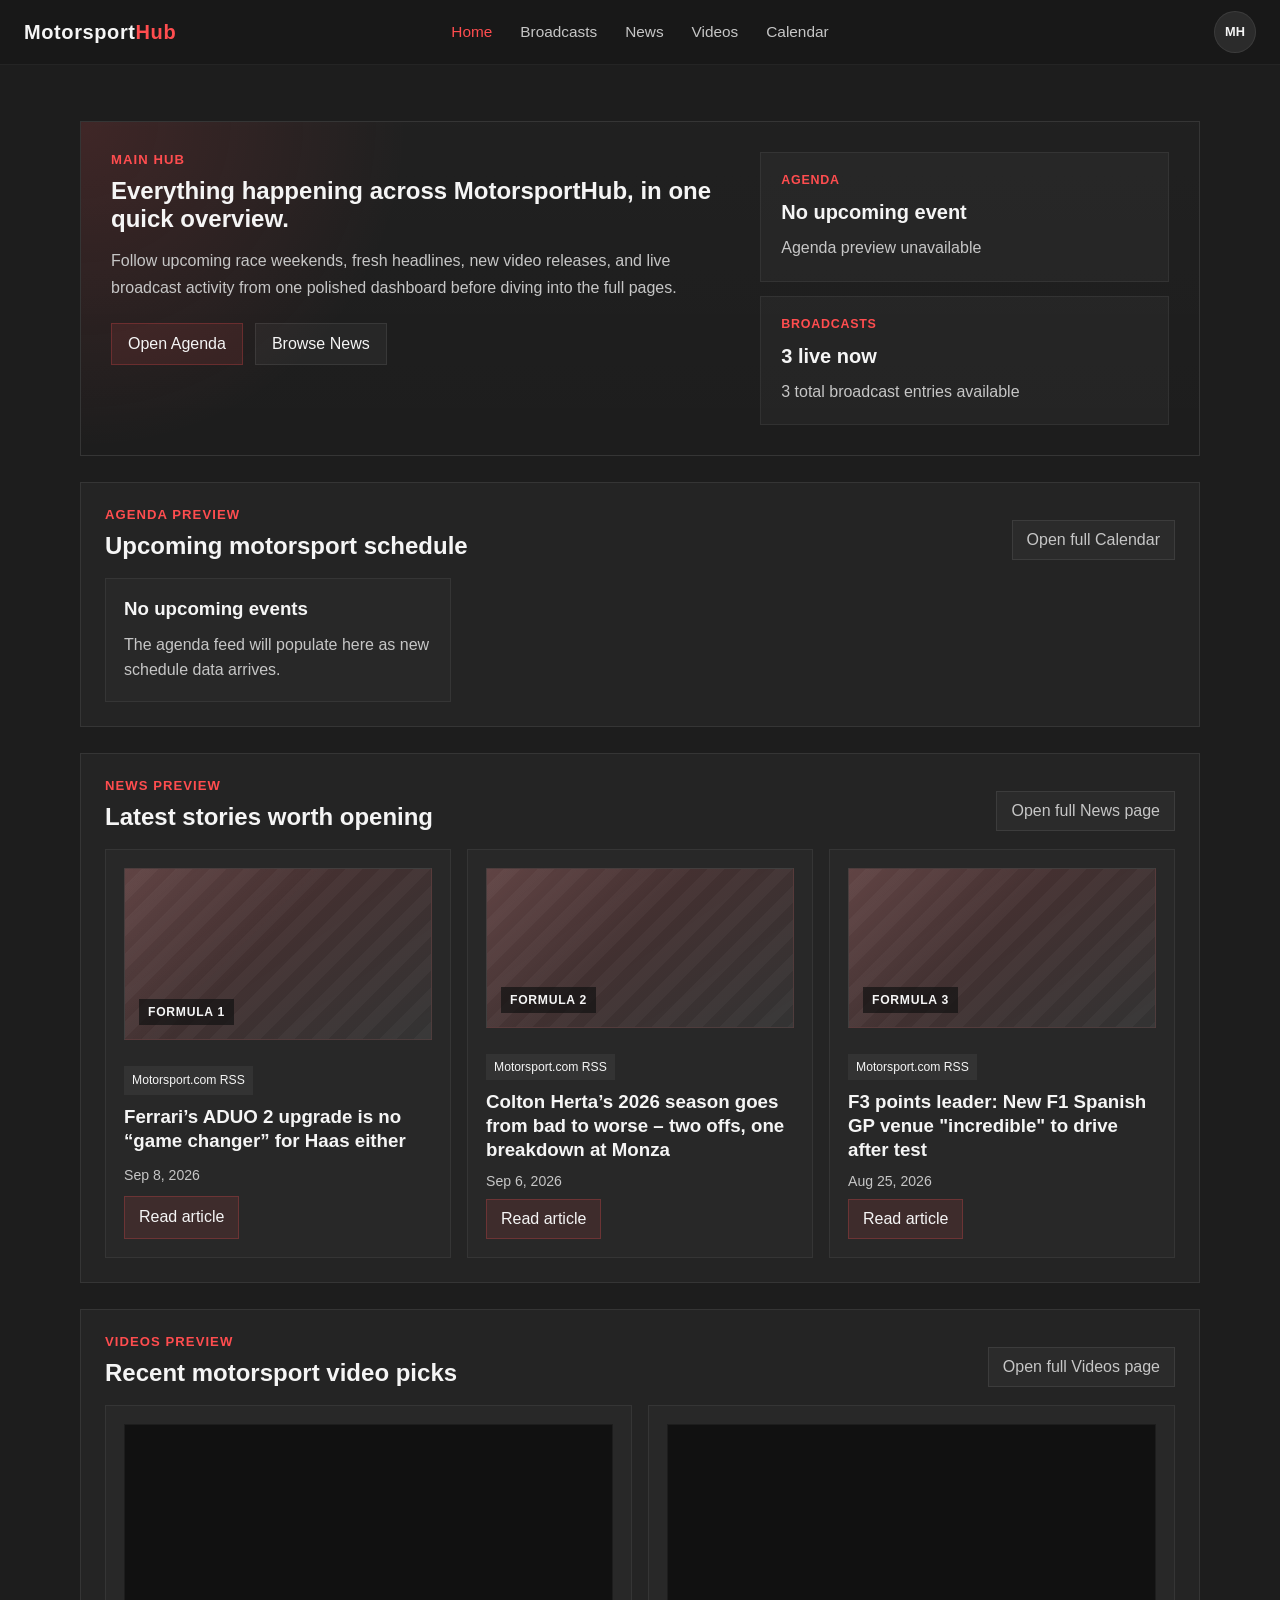
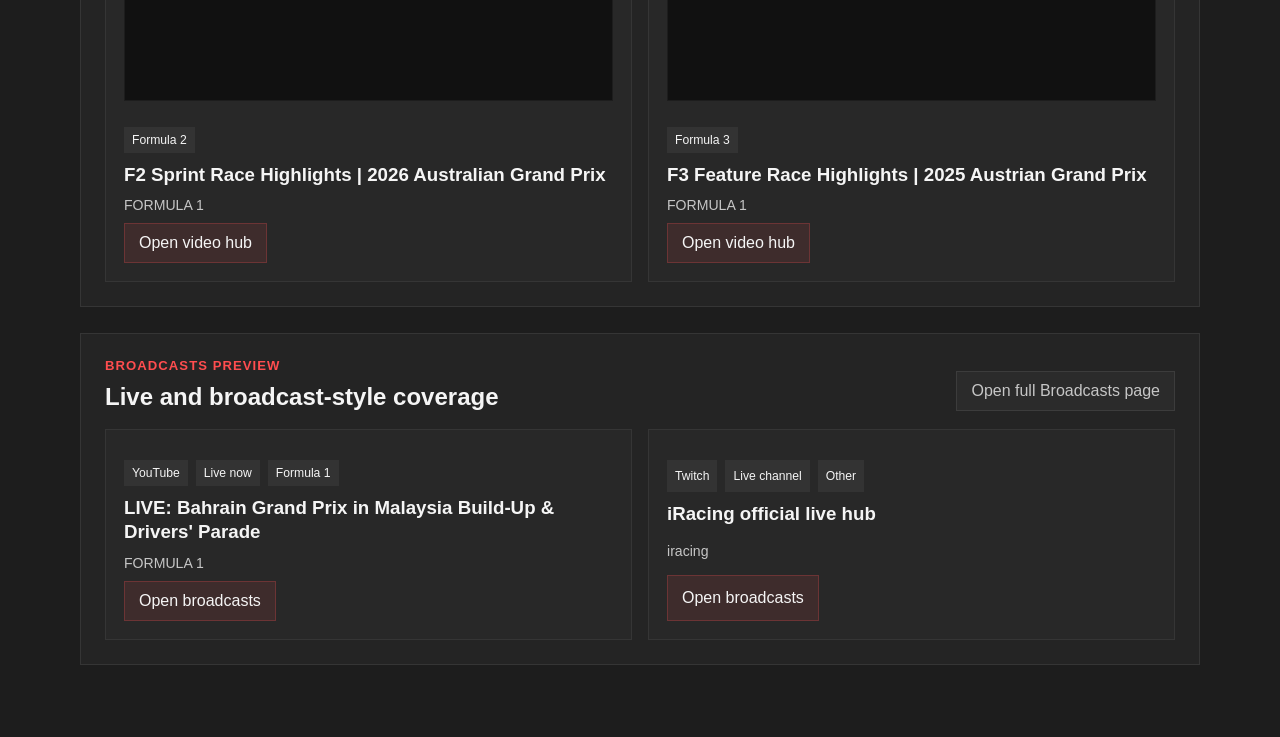
<file: index.html>
<!DOCTYPE html>
<html lang="en">
<head>
  <meta charset="UTF-8">
  <meta name="viewport" content="width=device-width, initial-scale=1.0">
  <title>MotorsportHub | Home</title>
  <link rel="stylesheet" href="assets/css/styles.css">
  <link rel="stylesheet" href="assets/css/home.css">
</head>
<body class="home-page">
  <header class="site-header">
    <nav class="top-nav" aria-label="Main navigation">
      <a class="logo" href="index.html" aria-label="MotorsportHub home">
        <span class="logo-text">Motorsport</span><span class="logo-accent">Hub</span>
      </a>

      <ul class="nav-links">
        <li><a class="active" href="index.html" aria-current="page">Home</a></li>
        <li><a href="broadcasts.html">Broadcasts</a></li>
        <li><a href="news.html">News</a></li>
        <li><a href="videos.html">Videos</a></li>
        <li><a href="calendar.html">Calendar</a></li>
      </ul>

      <div class="header-actions">
        <a class="profile-button" href="account.html" aria-label="Account">
          <span aria-hidden="true">MH</span>
        </a>
      </div>
    </nav>
  </header>

  <main class="page-shell home-shell">
    <section class="home-hero" aria-labelledby="home-hero-title">
      <div class="home-hero-copy">
        <p class="section-kicker">Main Hub</p>
        <h1 id="home-hero-title">Everything happening across MotorsportHub, in one quick overview.</h1>
        <p class="home-hero-intro">
          Follow upcoming race weekends, fresh headlines, new video releases, and live broadcast activity from one polished dashboard before diving into the full pages.
        </p>
        <div class="home-hero-links">
          <a class="home-hero-link" href="calendar.html">Open Agenda</a>
          <a class="home-hero-link subtle" href="news.html">Browse News</a>
        </div>
      </div>

      <div class="home-hero-aside">
        <div class="hero-stat-card">
          <span class="hero-stat-label">Agenda</span>
          <strong id="hero-next-event">Loading...</strong>
          <p id="hero-next-event-meta">Upcoming weekend snapshot</p>
        </div>
        <div class="hero-stat-card">
          <span class="hero-stat-label">Broadcasts</span>
          <strong id="hero-live-count">Loading...</strong>
          <p id="hero-live-count-meta">Current live and channel activity</p>
        </div>
      </div>
    </section>

    <section class="home-section" aria-labelledby="home-calendar-title">
      <div class="home-section-head">
        <div>
          <p class="section-kicker">Agenda Preview</p>
          <h2 id="home-calendar-title">Upcoming motorsport schedule</h2>
        </div>
        <a class="section-link" href="calendar.html">Open full Calendar</a>
      </div>
      <div id="home-calendar-preview" class="home-calendar-preview"></div>
    </section>

    <section class="home-section" aria-labelledby="home-news-title">
      <div class="home-section-head">
        <div>
          <p class="section-kicker">News Preview</p>
          <h2 id="home-news-title">Latest stories worth opening</h2>
        </div>
        <a class="section-link" href="news.html">Open full News page</a>
      </div>
      <div id="home-news-preview" class="home-card-grid home-news-grid"></div>
    </section>

    <section class="home-section" aria-labelledby="home-videos-title">
      <div class="home-section-head">
        <div>
          <p class="section-kicker">Videos Preview</p>
          <h2 id="home-videos-title">Recent motorsport video picks</h2>
        </div>
        <a class="section-link" href="videos.html">Open full Videos page</a>
      </div>
      <div id="home-videos-preview" class="home-card-grid home-videos-grid"></div>
    </section>

    <section class="home-section" aria-labelledby="home-broadcasts-title">
      <div class="home-section-head">
        <div>
          <p class="section-kicker">Broadcasts Preview</p>
          <h2 id="home-broadcasts-title">Live and broadcast-style coverage</h2>
        </div>
        <a class="section-link" href="broadcasts.html">Open full Broadcasts page</a>
      </div>
      <div id="home-broadcasts-preview" class="home-card-grid home-broadcasts-grid"></div>
    </section>
  </main>

  <script type="module" src="assets/js/home-page.js"></script>
</body>
</html>
</file>
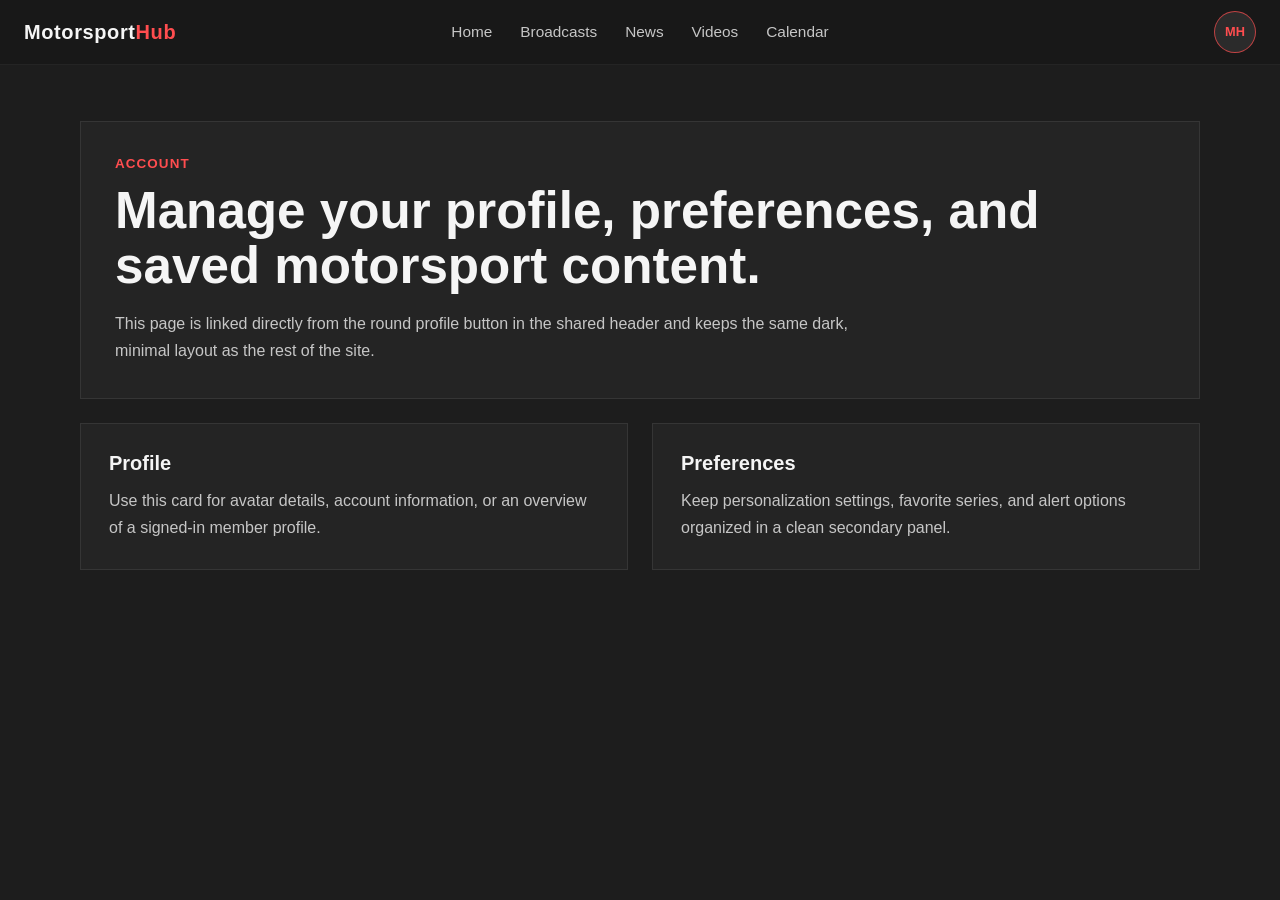
<file: account.html>
<!DOCTYPE html>
<html lang="en">
<head>
  <meta charset="UTF-8">
  <meta name="viewport" content="width=device-width, initial-scale=1.0">
  <title>MotorsportHub | Account</title>
  <link rel="stylesheet" href="assets/css/styles.css">
</head>
<body>
  <header class="site-header">
    <nav class="top-nav" aria-label="Main navigation">
      <a class="logo" href="index.html" aria-label="MotorsportHub home">
        <span class="logo-text">Motorsport</span><span class="logo-accent">Hub</span>
      </a>

      <ul class="nav-links">
        <li><a href="index.html">Home</a></li>
        <li><a href="broadcasts.html">Broadcasts</a></li>
        <li><a href="news.html">News</a></li>
        <li><a href="videos.html">Videos</a></li>
        <li><a href="calendar.html">Calendar</a></li>
      </ul>

      <div class="header-actions">
        <a class="profile-button active" href="account.html" aria-label="Account" aria-current="page">
          <span aria-hidden="true">MH</span>
        </a>
      </div>
    </nav>
  </header>

  <main class="page-shell">
    <section class="hero">
      <p class="eyebrow">Account</p>
      <h1>Manage your profile, preferences, and saved motorsport content.</h1>
      <p class="intro">
        This page is linked directly from the round profile button in the shared header and keeps the same dark, minimal layout as the rest of the site.
      </p>
    </section>

    <section class="content-grid">
      <article class="content-card">
        <h2>Profile</h2>
        <p>Use this card for avatar details, account information, or an overview of a signed-in member profile.</p>
      </article>
      <article class="content-card">
        <h2>Preferences</h2>
        <p>Keep personalization settings, favorite series, and alert options organized in a clean secondary panel.</p>
      </article>
    </section>
  </main>
</body>
</html>
</file>
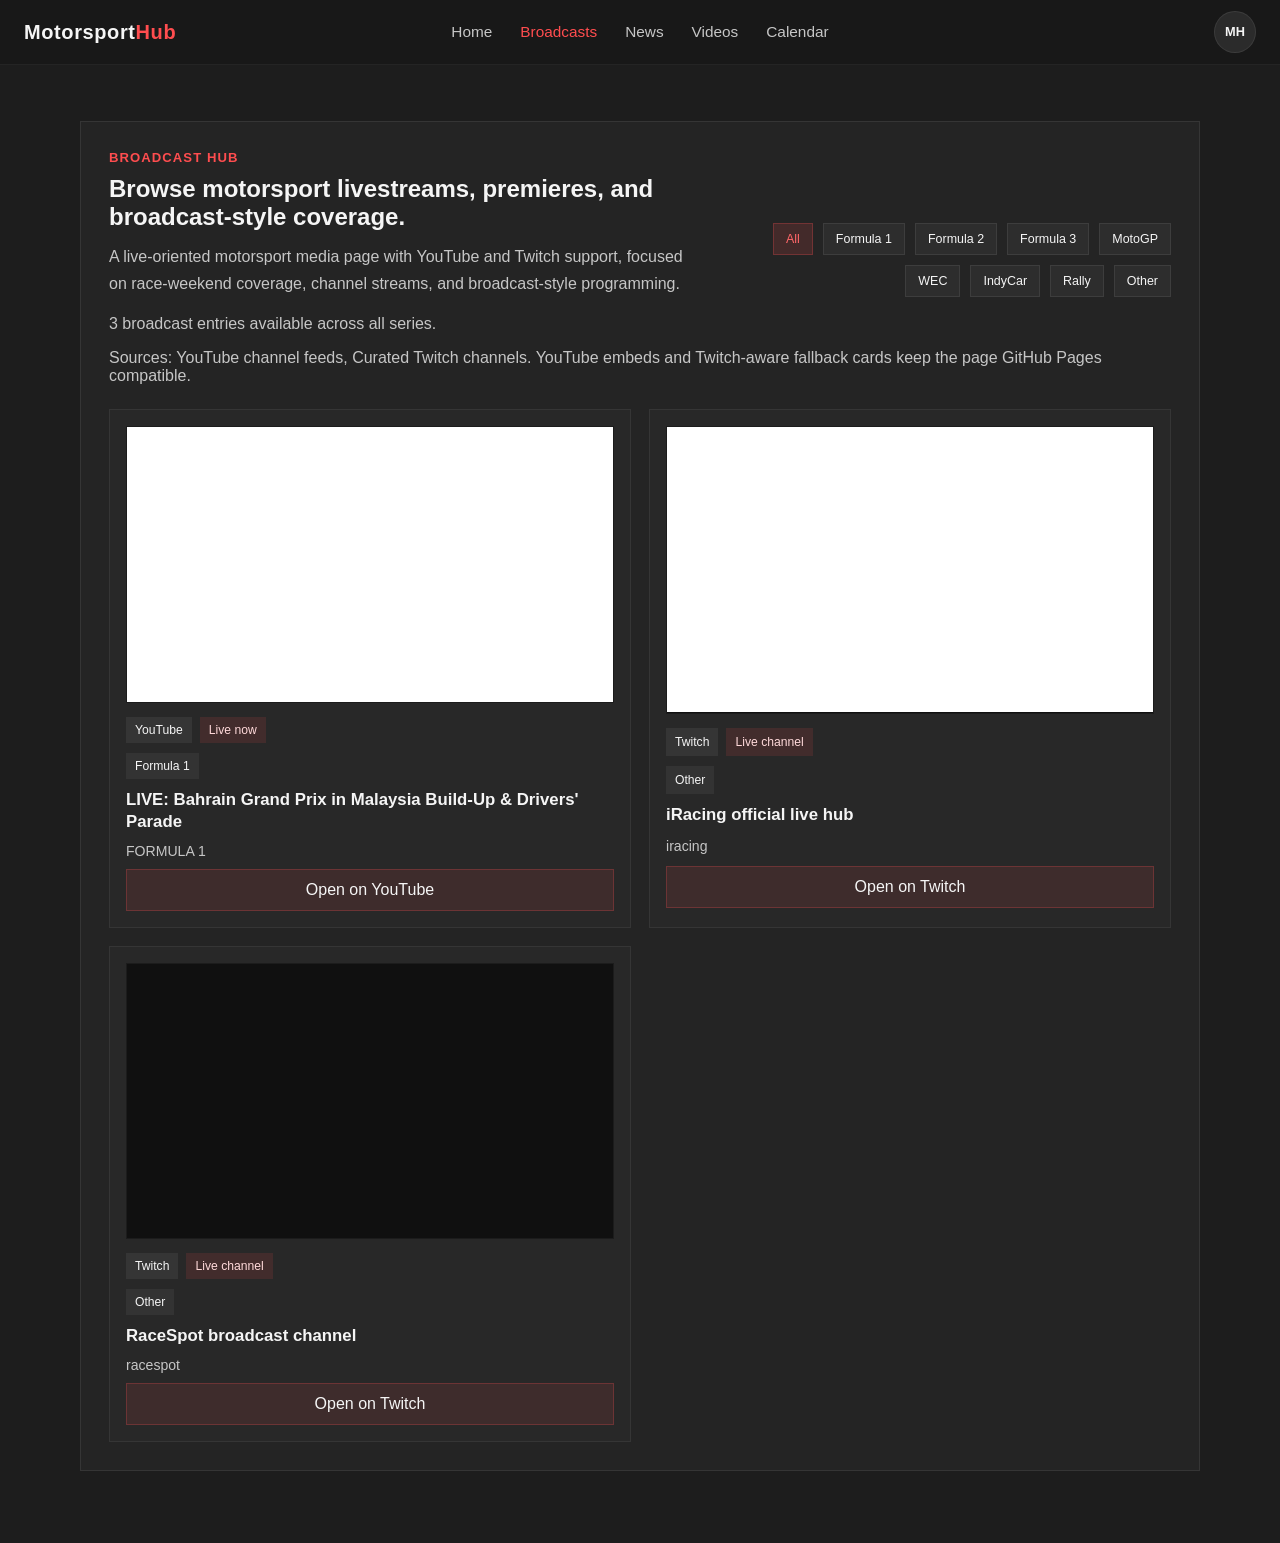
<file: broadcasts.html>
<!DOCTYPE html>
<html lang="en">
<head>
  <meta charset="UTF-8">
  <meta name="viewport" content="width=device-width, initial-scale=1.0">
  <title>MotorsportHub | Broadcasts</title>
  <link rel="stylesheet" href="assets/css/styles.css">
  <link rel="stylesheet" href="assets/css/broadcasts.css">
</head>
<body class="broadcasts-page">
  <header class="site-header">
    <nav class="top-nav" aria-label="Main navigation">
      <a class="logo" href="index.html" aria-label="MotorsportHub home">
        <span class="logo-text">Motorsport</span><span class="logo-accent">Hub</span>
      </a>

      <ul class="nav-links">
        <li><a href="index.html">Home</a></li>
        <li><a class="active" href="broadcasts.html" aria-current="page">Broadcasts</a></li>
        <li><a href="news.html">News</a></li>
        <li><a href="videos.html">Videos</a></li>
        <li><a href="calendar.html">Calendar</a></li>
      </ul>

      <div class="header-actions">
        <a class="profile-button" href="account.html" aria-label="Account">
          <span aria-hidden="true">MH</span>
        </a>
      </div>
    </nav>
  </header>

  <main class="page-shell broadcasts-shell">
    <section class="broadcasts-panel" aria-labelledby="broadcasts-title">
      <div class="broadcasts-header">
        <div>
          <p class="section-kicker">Broadcast Hub</p>
          <h1 id="broadcasts-title">Browse motorsport livestreams, premieres, and broadcast-style coverage.</h1>
          <p class="broadcasts-intro">
            A live-oriented motorsport media page with YouTube and Twitch support, focused on race-weekend coverage, channel streams, and broadcast-style programming.
          </p>
        </div>

        <div id="broadcasts-filters" class="broadcasts-filters" role="toolbar" aria-label="Filter broadcasts by racing series"></div>
      </div>

      <div class="broadcasts-meta">
        <p id="broadcasts-status" class="broadcasts-status">Loading broadcasts...</p>
        <p id="broadcasts-source" class="broadcasts-source"></p>
      </div>

      <div id="broadcasts-grid" class="broadcasts-grid" aria-live="polite"></div>

      <div id="broadcasts-empty" class="broadcasts-empty" hidden>
        <h2>No broadcasts for this series yet</h2>
        <p>Choose another racing series or switch back to All to browse the wider motorsport broadcast feed.</p>
      </div>
    </section>
  </main>

  <script type="module" src="assets/js/broadcasts-page.js"></script>
</body>
</html>
</file>
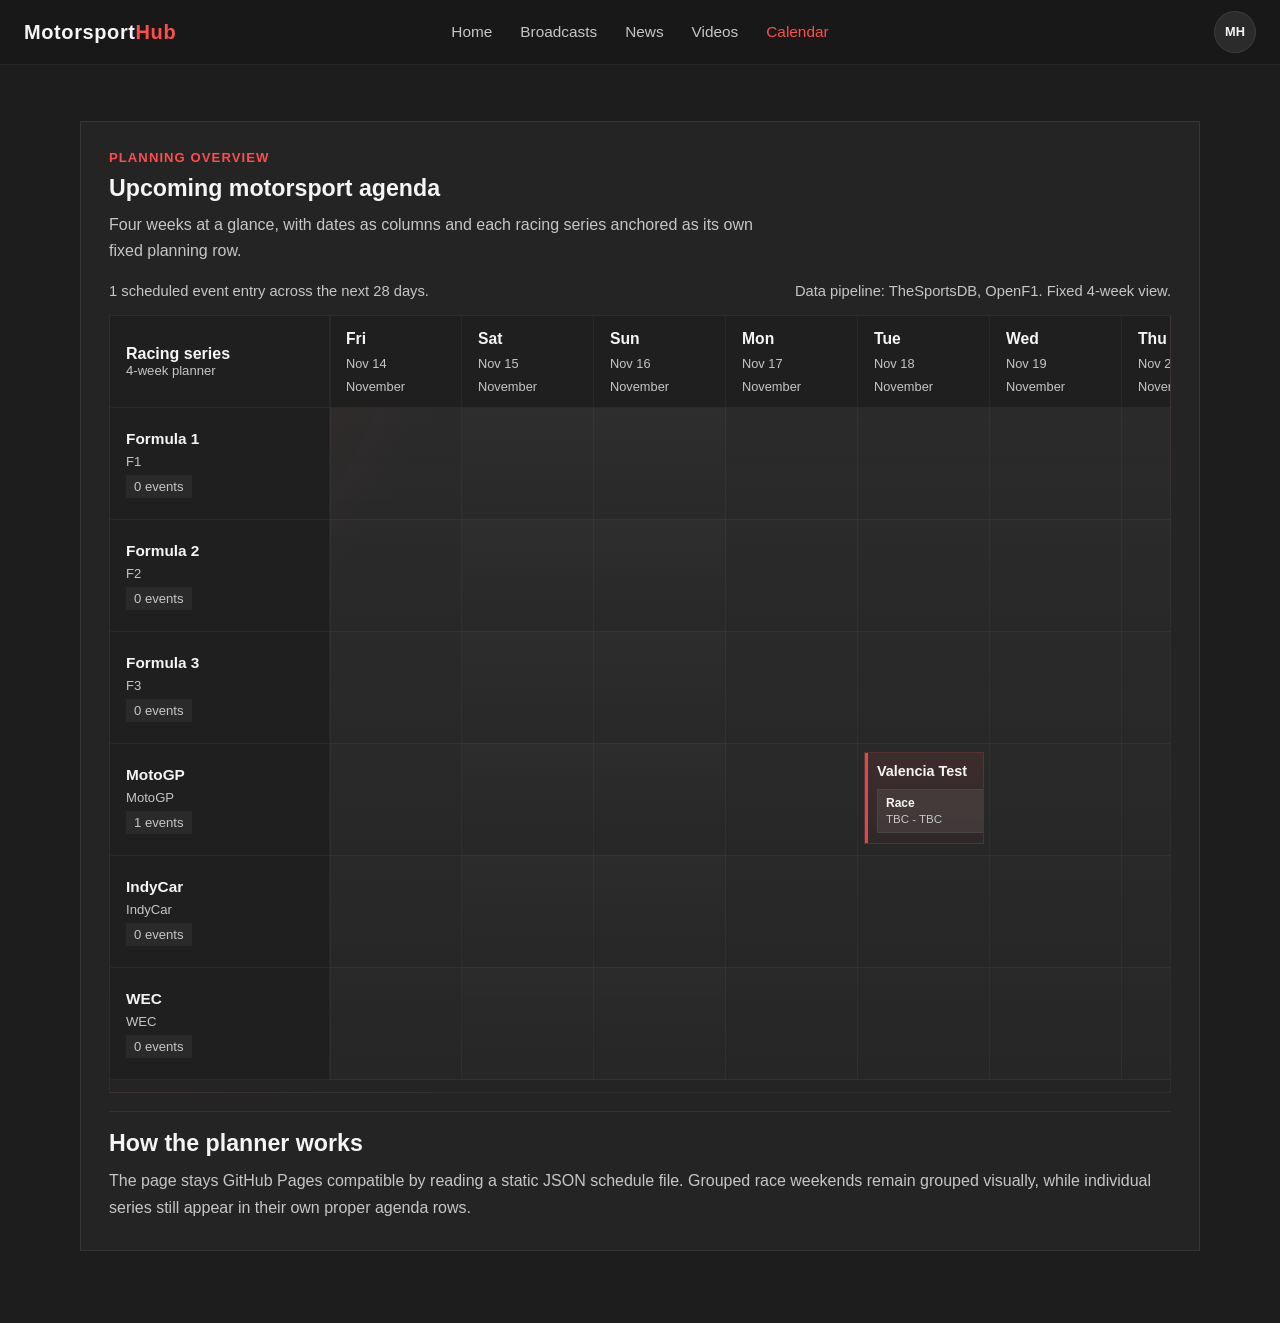
<file: calendar.html>
<!DOCTYPE html>
<html lang="en">
<head>
  <meta charset="UTF-8">
  <meta name="viewport" content="width=device-width, initial-scale=1.0">
  <title>MotorsportHub | Calendar</title>
  <link rel="stylesheet" href="assets/css/styles.css">
</head>
<body class="agenda-page">
  <header class="site-header">
    <nav class="top-nav" aria-label="Main navigation">
      <a class="logo" href="index.html" aria-label="MotorsportHub home">
        <span class="logo-text">Motorsport</span><span class="logo-accent">Hub</span>
      </a>

      <ul class="nav-links">
        <li><a href="index.html">Home</a></li>
        <li><a href="broadcasts.html">Broadcasts</a></li>
        <li><a href="news.html">News</a></li>
        <li><a href="videos.html">Videos</a></li>
        <li><a class="active" href="calendar.html" aria-current="page">Calendar</a></li>
      </ul>

      <div class="header-actions">
        <a class="profile-button" href="account.html" aria-label="Account">
          <span aria-hidden="true">MH</span>
        </a>
      </div>
    </nav>
  </header>

  <main class="page-shell">
    <section class="agenda-panel" aria-labelledby="agenda-title">
      <div class="agenda-toolbar">
        <div>
          <p class="section-kicker">Planning Overview</p>
          <h2 id="agenda-title">Upcoming motorsport agenda</h2>
          <p class="agenda-subtitle">Four weeks at a glance, with dates as columns and each racing series anchored as its own fixed planning row.</p>
        </div>
      </div>

      <div class="agenda-meta">
        <p id="agenda-status" class="agenda-status">Loading calendar data...</p>
        <p id="agenda-source" class="agenda-source"></p>
      </div>

      <div class="agenda-shell">
        <div id="agenda-grid" class="agenda-grid" aria-live="polite"></div>
      </div>

      <div id="agenda-empty" class="agenda-empty" hidden>
        <h3>No events in this view</h3>
        <p>The planner could not find any scheduled race weekends in the next four weeks.</p>
      </div>

      <div class="agenda-notes">
        <h3>How the planner works</h3>
        <p>
          The page stays GitHub Pages compatible by reading a static JSON schedule file. Grouped race weekends remain grouped visually, while individual series still appear in their own proper agenda rows.
        </p>
      </div>
    </section>
  </main>

  <script type="module" src="assets/js/calendar-agenda.js"></script>
</body>
</html>
</file>
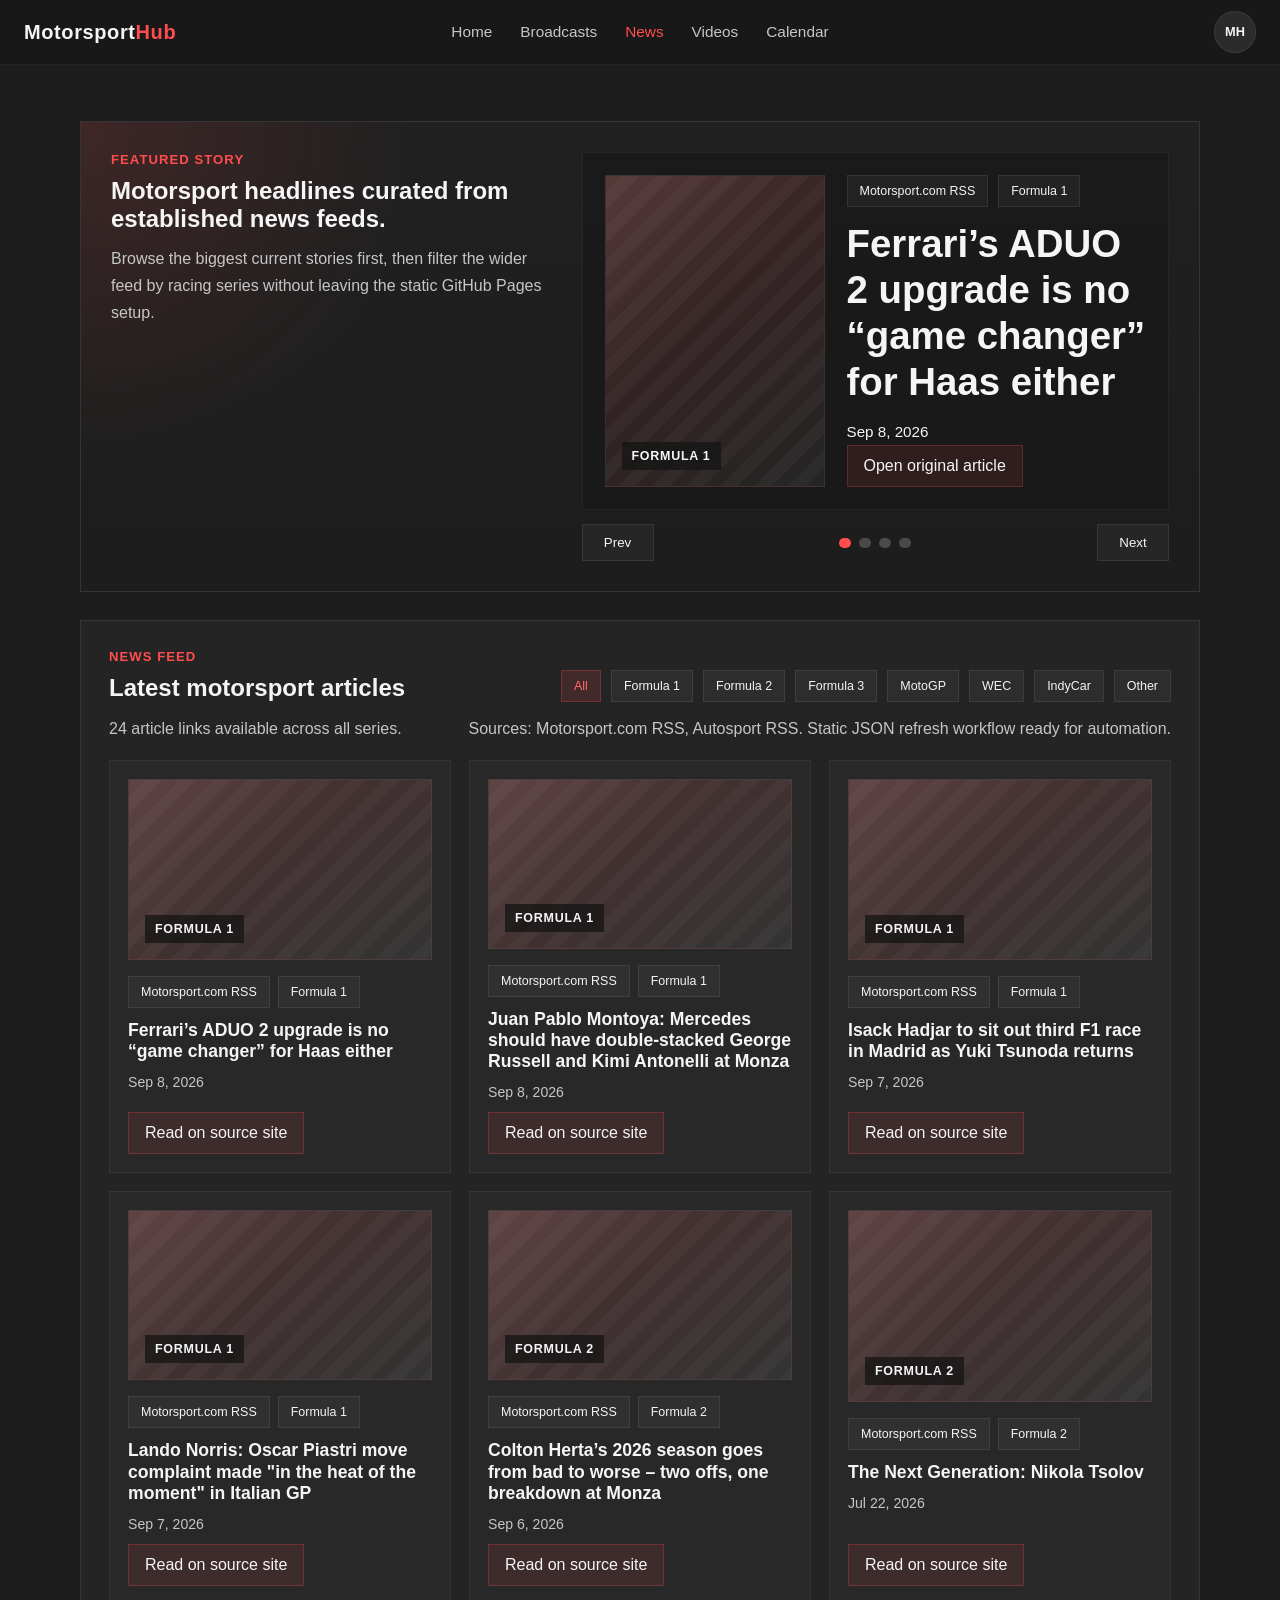
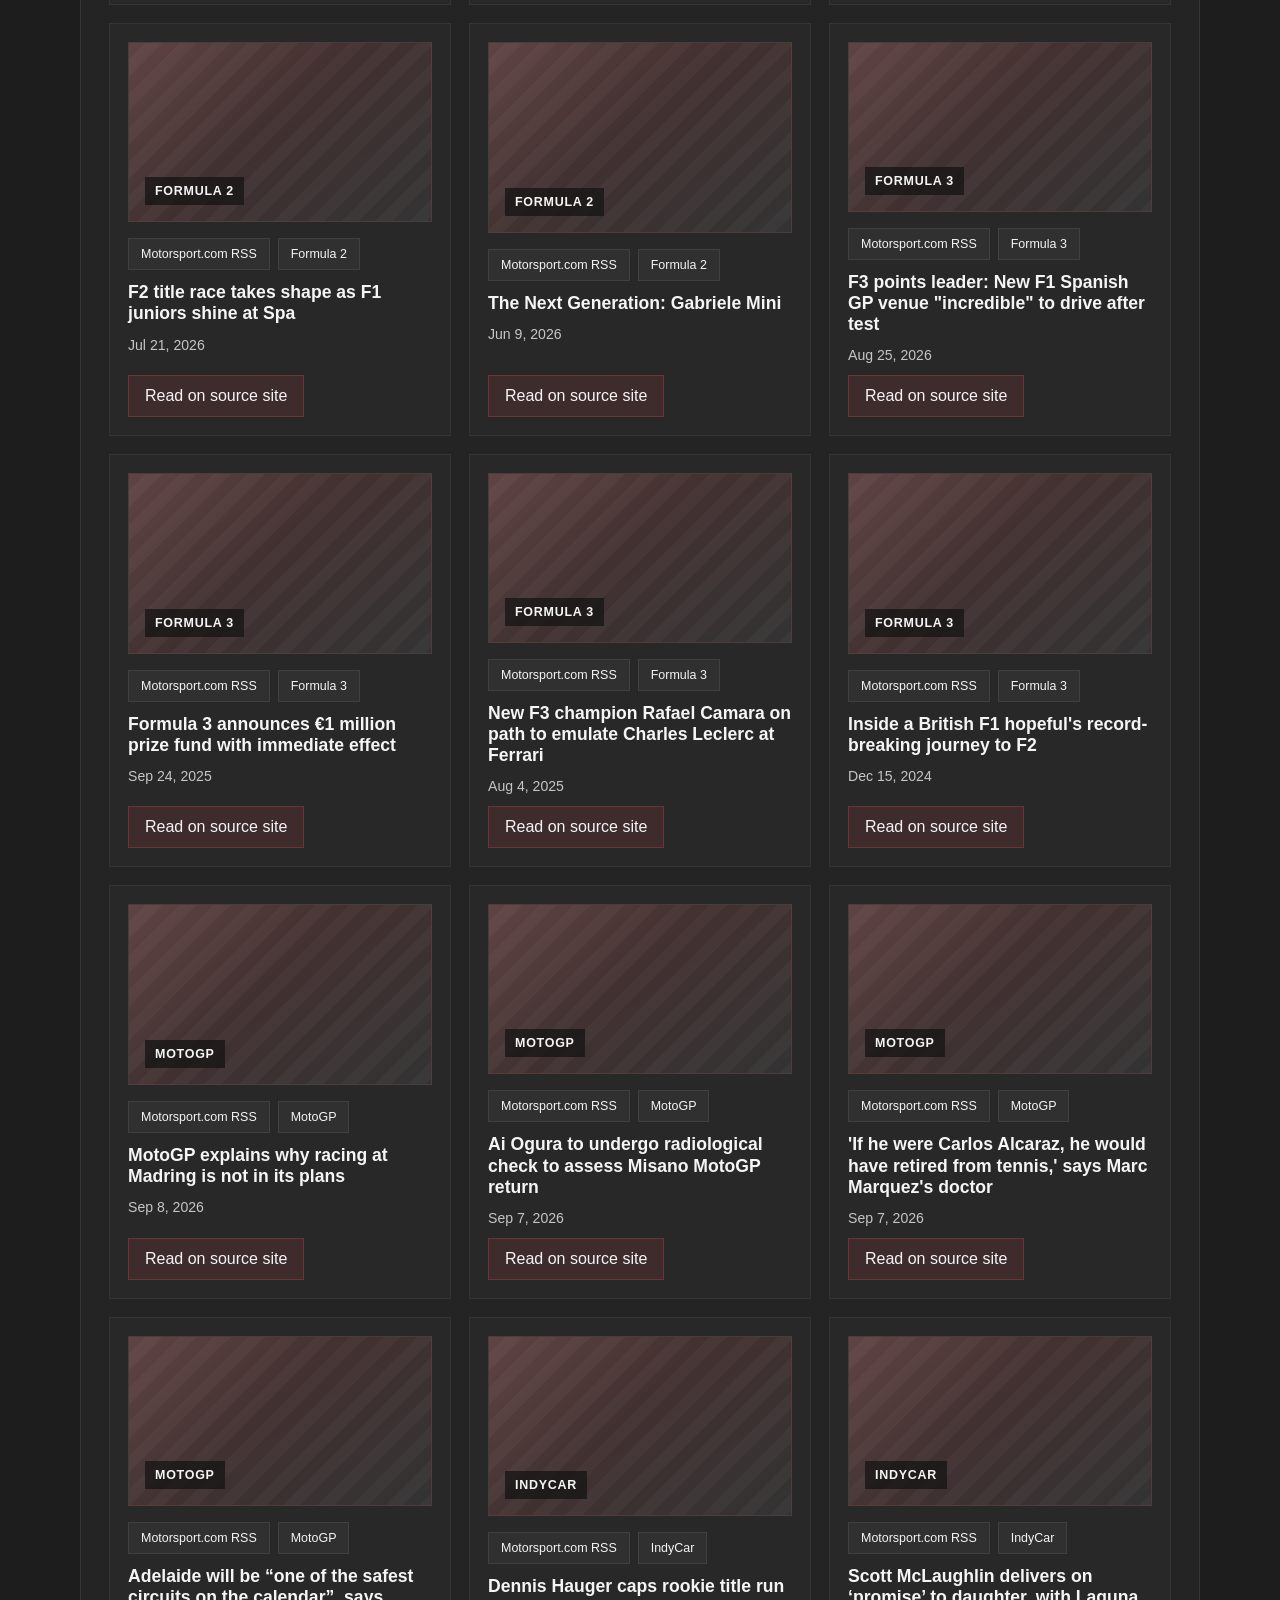
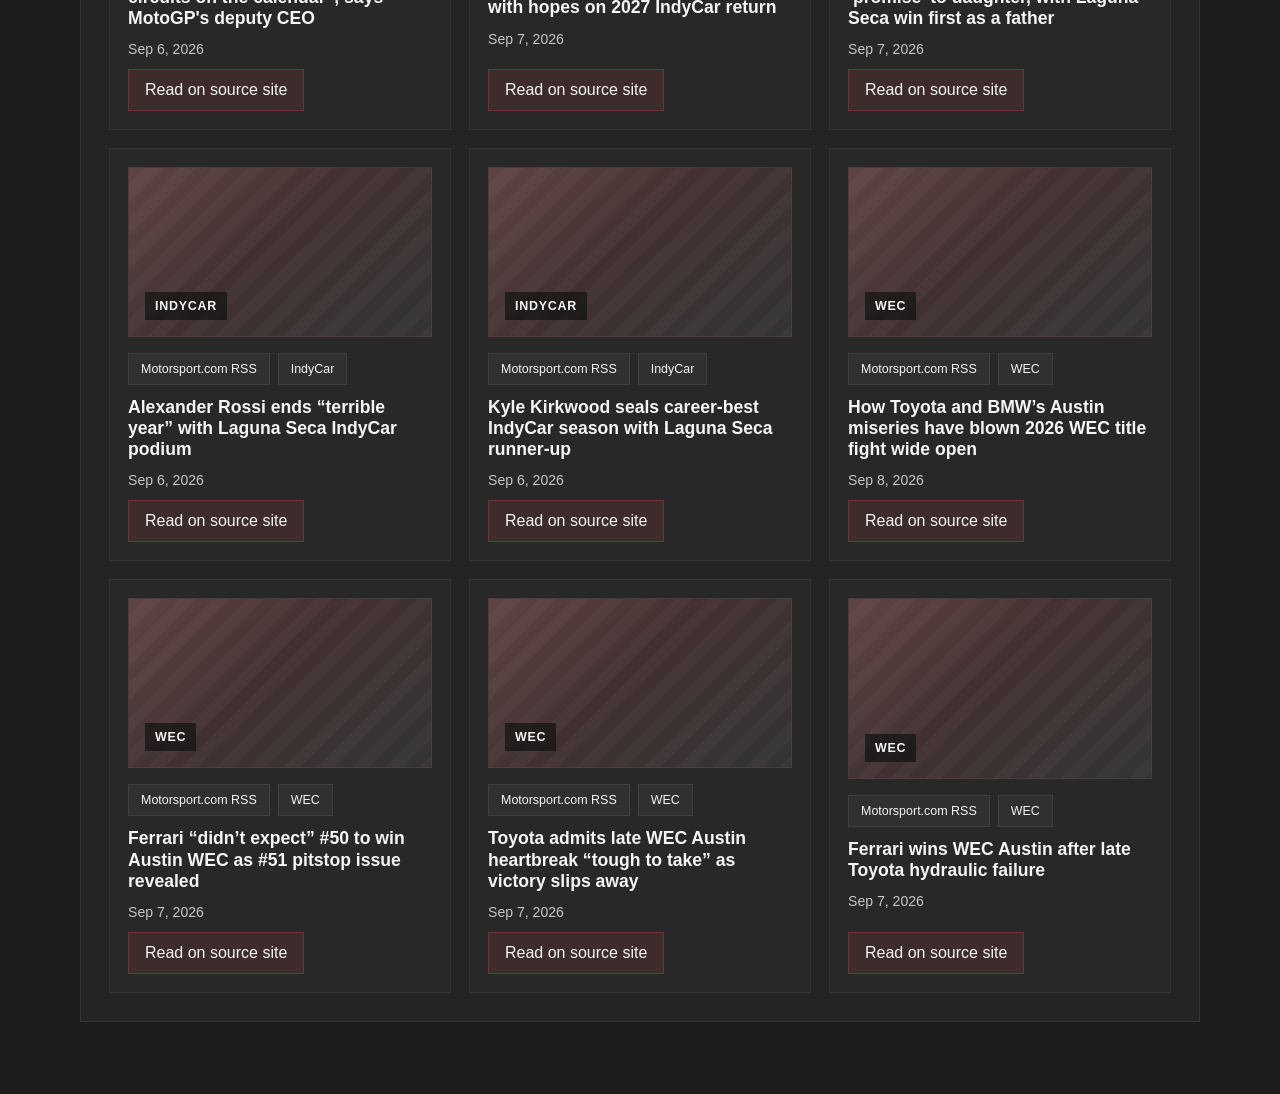
<file: news.html>
<!DOCTYPE html>
<html lang="en">
<head>
  <meta charset="UTF-8">
  <meta name="viewport" content="width=device-width, initial-scale=1.0">
  <title>MotorsportHub | News</title>
  <link rel="stylesheet" href="assets/css/styles.css">
  <link rel="stylesheet" href="assets/css/news.css">
</head>
<body class="news-page">
  <header class="site-header">
    <nav class="top-nav" aria-label="Main navigation">
      <a class="logo" href="index.html" aria-label="MotorsportHub home">
        <span class="logo-text">Motorsport</span><span class="logo-accent">Hub</span>
      </a>

      <ul class="nav-links">
        <li><a href="index.html">Home</a></li>
        <li><a href="broadcasts.html">Broadcasts</a></li>
        <li><a class="active" href="news.html" aria-current="page">News</a></li>
        <li><a href="videos.html">Videos</a></li>
        <li><a href="calendar.html">Calendar</a></li>
      </ul>

      <div class="header-actions">
        <a class="profile-button" href="account.html" aria-label="Account">
          <span aria-hidden="true">MH</span>
        </a>
      </div>
    </nav>
  </header>

  <main class="page-shell news-shell">
    <section class="news-featured" aria-labelledby="featured-news-title">
      <div class="news-featured-copy">
        <p class="section-kicker">Featured Story</p>
        <h1 id="featured-news-title">Motorsport headlines curated from established news feeds.</h1>
        <p class="news-featured-intro">
          Browse the biggest current stories first, then filter the wider feed by racing series without leaving the static GitHub Pages setup.
        </p>
      </div>

      <div class="news-featured-stage">
        <article id="featured-card" class="featured-card" aria-live="polite"></article>

        <div class="featured-controls">
          <button id="featured-prev" class="featured-control" type="button" aria-label="Previous featured story">Prev</button>
          <div id="featured-dots" class="featured-dots" aria-label="Featured story navigation"></div>
          <button id="featured-next" class="featured-control" type="button" aria-label="Next featured story">Next</button>
        </div>
      </div>
    </section>

    <section class="news-stream" aria-labelledby="news-stream-title">
      <div class="news-stream-header">
        <div>
          <p class="section-kicker">News Feed</p>
          <h2 id="news-stream-title">Latest motorsport articles</h2>
        </div>

        <div id="news-filters" class="news-filters" role="toolbar" aria-label="Filter news by series"></div>
      </div>

      <div class="news-meta">
        <p id="news-status" class="news-status">Loading motorsport news...</p>
        <p id="news-source" class="news-source"></p>
      </div>

      <div id="news-list" class="news-list" aria-live="polite"></div>

      <div id="news-empty" class="news-empty" hidden>
        <h3>No articles for this filter</h3>
        <p>Try another racing series to load a wider selection of motorsport coverage.</p>
      </div>
    </section>
  </main>

  <script type="module" src="assets/js/news-page.js"></script>
</body>
</html>
</file>
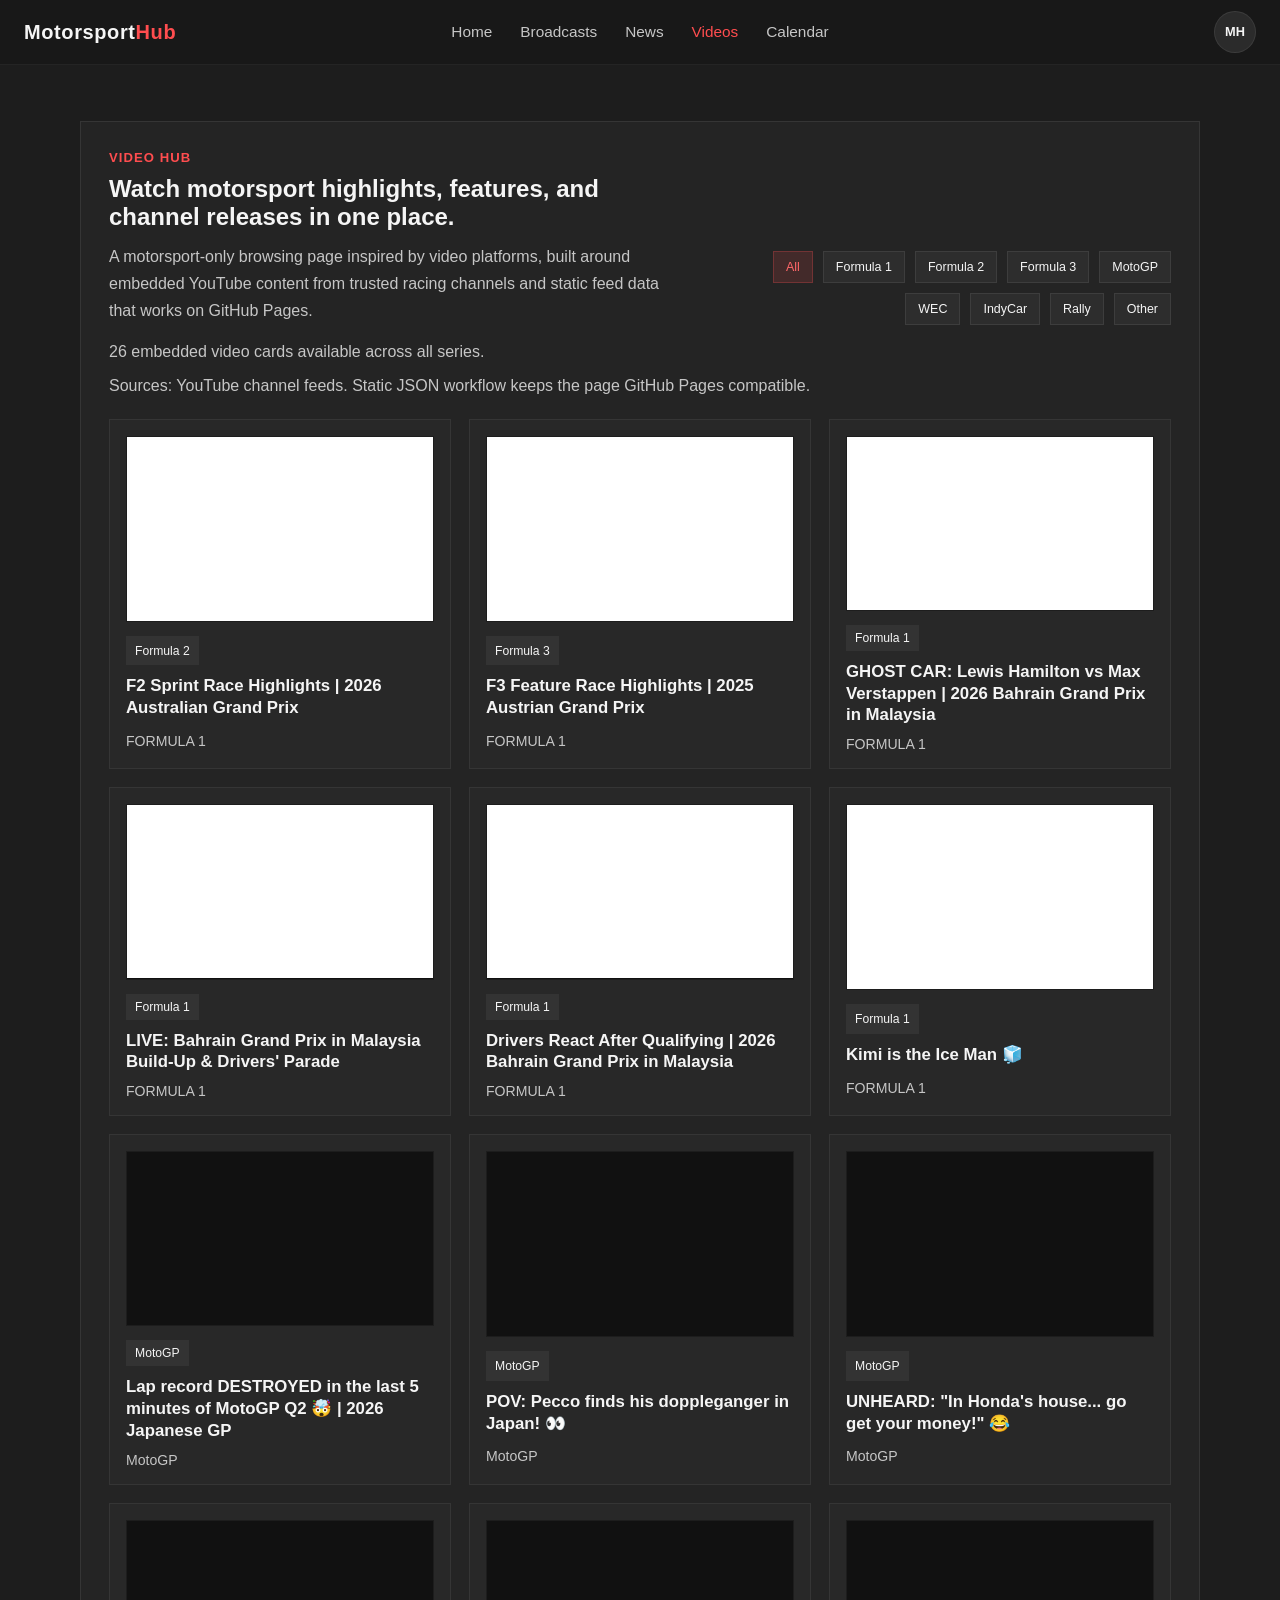
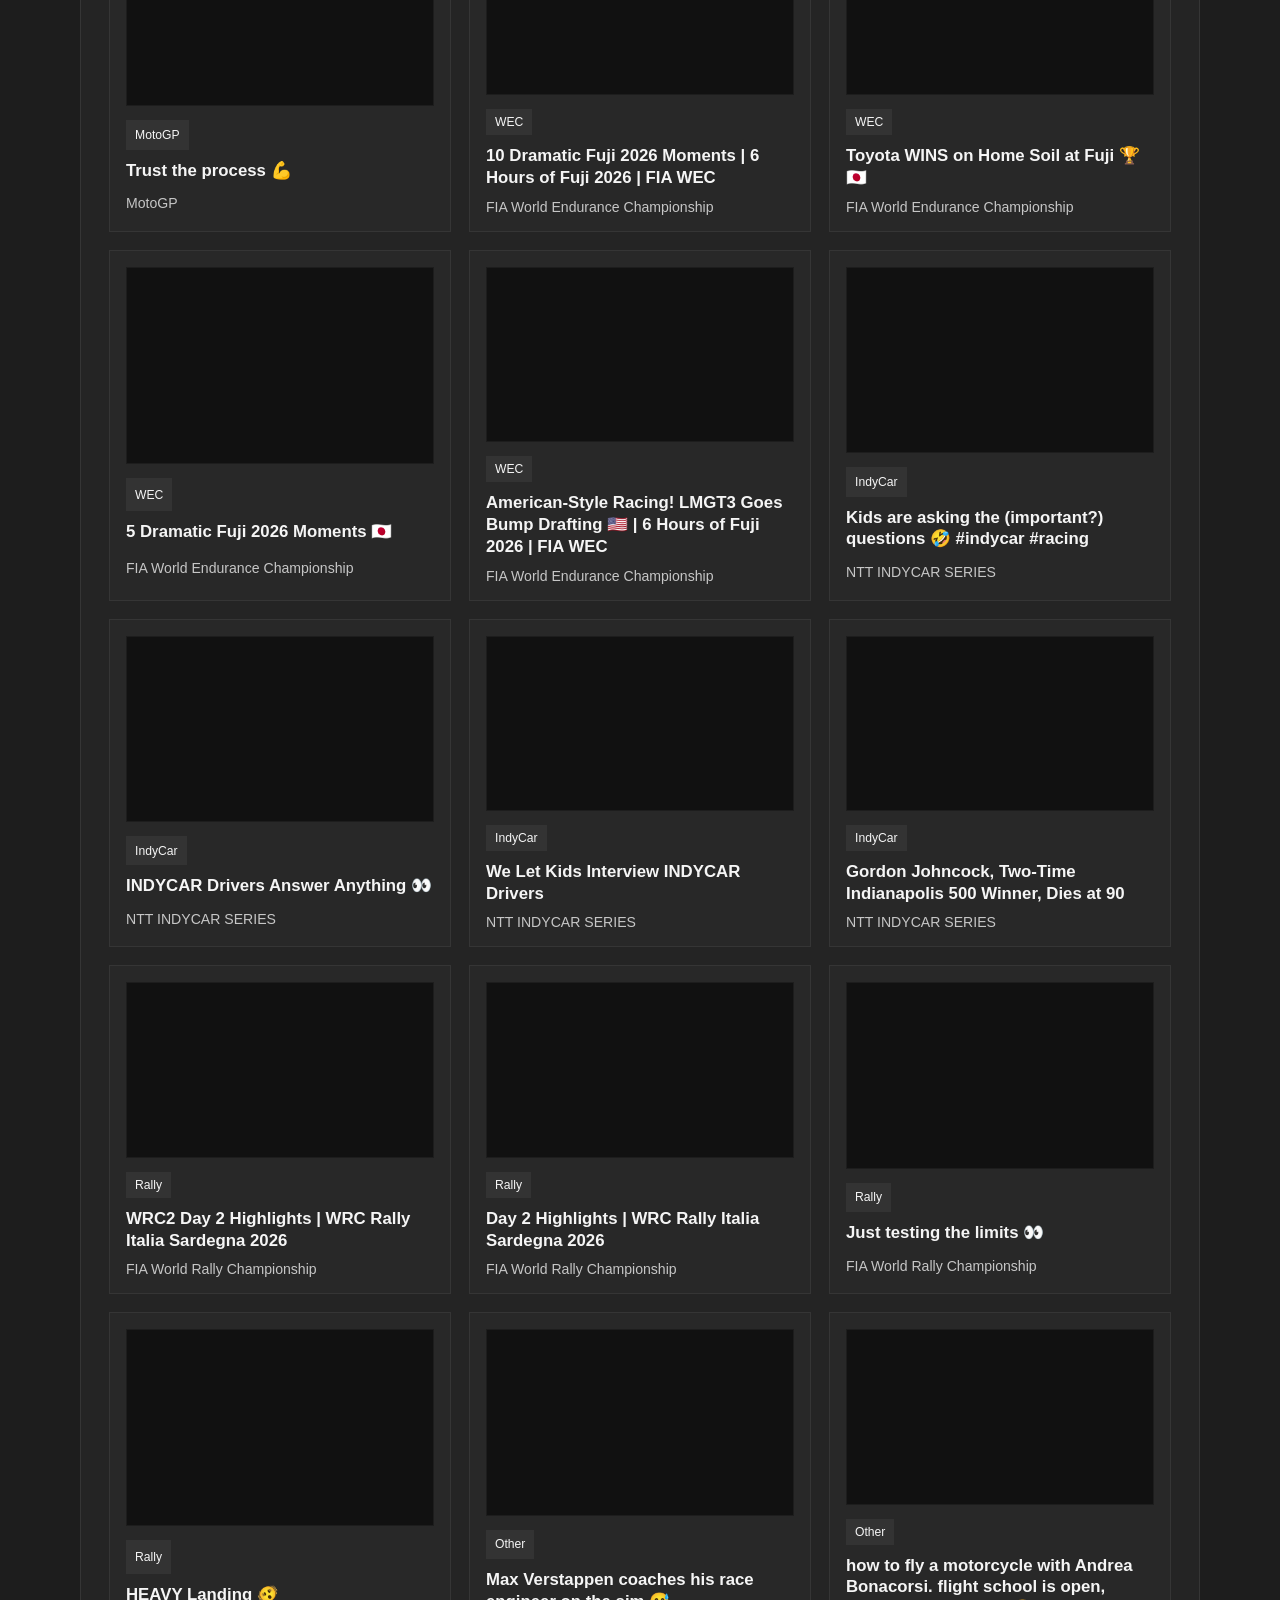
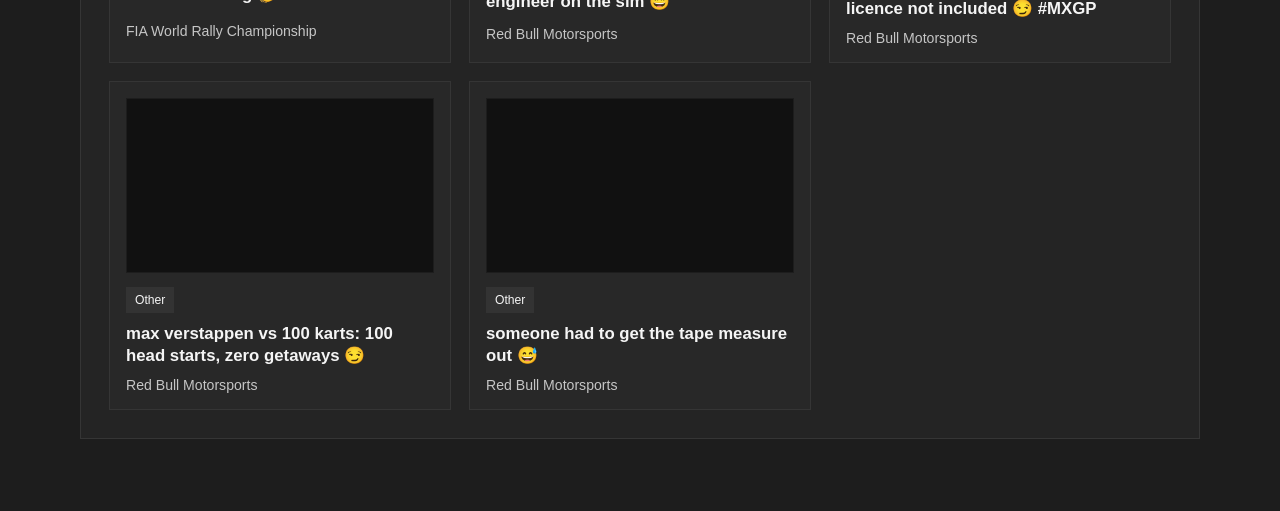
<file: videos.html>
<!DOCTYPE html>
<html lang="en">
<head>
  <meta charset="UTF-8">
  <meta name="viewport" content="width=device-width, initial-scale=1.0">
  <title>MotorsportHub | Videos</title>
  <link rel="stylesheet" href="assets/css/styles.css">
  <link rel="stylesheet" href="assets/css/videos.css">
</head>
<body class="videos-page">
  <header class="site-header">
    <nav class="top-nav" aria-label="Main navigation">
      <a class="logo" href="index.html" aria-label="MotorsportHub home">
        <span class="logo-text">Motorsport</span><span class="logo-accent">Hub</span>
      </a>

      <ul class="nav-links">
        <li><a href="index.html">Home</a></li>
        <li><a href="broadcasts.html">Broadcasts</a></li>
        <li><a href="news.html">News</a></li>
        <li><a class="active" href="videos.html" aria-current="page">Videos</a></li>
        <li><a href="calendar.html">Calendar</a></li>
      </ul>

      <div class="header-actions">
        <a class="profile-button" href="account.html" aria-label="Account">
          <span aria-hidden="true">MH</span>
        </a>
      </div>
    </nav>
  </header>

  <main class="page-shell videos-shell">
    <section class="videos-panel" aria-labelledby="videos-title">
      <div class="videos-header">
        <div>
          <p class="section-kicker">Video Hub</p>
          <h1 id="videos-title">Watch motorsport highlights, features, and channel releases in one place.</h1>
          <p class="videos-intro">
            A motorsport-only browsing page inspired by video platforms, built around embedded YouTube content from trusted racing channels and static feed data that works on GitHub Pages.
          </p>
        </div>

        <div id="videos-filters" class="videos-filters" role="toolbar" aria-label="Filter videos by racing series"></div>
      </div>

      <div class="videos-meta">
        <p id="videos-status" class="videos-status">Loading video feed...</p>
        <p id="videos-source" class="videos-source"></p>
      </div>

      <div id="videos-grid" class="videos-grid" aria-live="polite"></div>

      <div id="videos-empty" class="videos-empty" hidden>
        <h2>No videos for this series yet</h2>
        <p>Switch back to All or another racing series to browse a wider motorsport video selection.</p>
      </div>
    </section>
  </main>

  <script type="module" src="assets/js/videos-page.js"></script>
</body>
</html>
</file>
<file: assets/css/styles.css>
:root {
  color-scheme: dark;
  --page-bg: #1d1d1d;
  --header-bg: #181818;
  --panel-bg: #242424;
  --panel-border: #353535;
  --text: #f5f5f5;
  --text-muted: #c6c6c6;
  --accent-red: #ff4d4f;
  --accent-red-strong: #ff6769;
  --hover-text: #ffffff;
  --profile-bg: #2b2b2b;
  --profile-border: rgba(255, 255, 255, 0.08);
}

* {
  box-sizing: border-box;
}

html {
  background: var(--page-bg);
}

body {
  margin: 0;
  min-height: 100vh;
  background: var(--page-bg);
  color: var(--text);
  font-family: "Segoe UI", Tahoma, Geneva, Verdana, sans-serif;
}

a {
  color: inherit;
}

.site-header {
  width: 100%;
  background: var(--header-bg);
  border-bottom: 1px solid rgba(255, 255, 255, 0.05);
}

.top-nav {
  display: grid;
  grid-template-columns: minmax(180px, 1fr) auto minmax(180px, 1fr);
  align-items: center;
  gap: 20px;
  min-height: 64px;
  padding: 0 24px;
}

.logo {
  display: inline-flex;
  align-items: center;
  justify-self: start;
  font-size: 1.25rem;
  font-weight: 700;
  letter-spacing: 0.03em;
  text-decoration: none;
  white-space: nowrap;
}

.logo-text {
  color: var(--text);
}

.logo-accent {
  color: var(--accent-red);
}

.nav-links {
  display: flex;
  align-items: center;
  justify-content: center;
  gap: 28px;
  margin: 0;
  padding: 0;
  list-style: none;
}

.nav-links a {
  color: var(--text-muted);
  text-decoration: none;
  font-size: 0.96rem;
  line-height: 1;
  transition: color 0.18s ease;
}

.nav-links a:hover,
.nav-links a:focus-visible {
  color: var(--hover-text);
}

.nav-links a.active {
  color: var(--accent-red);
}

.header-actions {
  display: flex;
  align-items: center;
  justify-content: flex-end;
  justify-self: end;
}

.profile-button {
  display: inline-flex;
  align-items: center;
  justify-content: center;
  width: 42px;
  height: 42px;
  aspect-ratio: 1 / 1;
  border-radius: 999px;
  border: 1px solid var(--profile-border);
  background: var(--profile-bg);
  color: var(--text);
  font-size: 0.8rem;
  font-weight: 700;
  line-height: 1;
  text-decoration: none;
  overflow: hidden;
  transition: background-color 0.18s ease, border-color 0.18s ease, color 0.18s ease;
}

.profile-button:hover,
.profile-button:focus-visible {
  background: #343434;
  color: var(--hover-text);
}

.profile-button.active {
  border-color: rgba(255, 77, 79, 0.7);
  color: var(--accent-red);
}

.page-shell {
  width: min(1120px, calc(100% - 48px));
  margin: 0 auto;
  padding: 56px 0 72px;
}

.hero,
.content-card {
  background: var(--panel-bg);
  border: 1px solid var(--panel-border);
}

.hero {
  padding: 34px;
}

.eyebrow {
  margin: 0 0 12px;
  color: var(--accent-red);
  font-size: 0.84rem;
  font-weight: 600;
  letter-spacing: 0.08em;
  text-transform: uppercase;
}

.hero h1 {
  margin: 0 0 16px;
  font-size: clamp(2rem, 4vw, 3.4rem);
  line-height: 1.08;
}

.intro {
  margin: 0;
  max-width: 760px;
  color: var(--text-muted);
  line-height: 1.7;
}

.content-grid {
  display: flex;
  flex-wrap: wrap;
  gap: 24px;
  margin-top: 24px;
}

.content-card {
  flex: 1 1 320px;
  padding: 28px;
}

.content-card h2 {
  margin: 0 0 12px;
  font-size: 1.25rem;
}

.content-card p {
  margin: 0;
  color: var(--text-muted);
  line-height: 1.7;
}

.section-kicker {
  margin: 0 0 10px;
  color: var(--accent-red);
  font-size: 0.82rem;
  font-weight: 700;
  letter-spacing: 0.08em;
  text-transform: uppercase;
}

.agenda-panel {
  padding: 28px;
  background: var(--panel-bg);
  border: 1px solid var(--panel-border);
}

.agenda-toolbar {
  display: flex;
  align-items: flex-start;
  justify-content: space-between;
  gap: 24px;
  margin-bottom: 20px;
}

.agenda-toolbar h2,
.agenda-empty h3,
.agenda-notes h3 {
  margin: 0;
  font-size: 1.45rem;
}

.agenda-subtitle {
  margin: 10px 0 0;
  max-width: 680px;
  color: var(--text-muted);
  line-height: 1.6;
}

.agenda-meta {
  display: flex;
  align-items: center;
  justify-content: space-between;
  gap: 16px;
  margin-bottom: 16px;
  flex-wrap: wrap;
}

.agenda-status,
.agenda-source {
  margin: 0;
  color: var(--text-muted);
  font-size: 0.92rem;
}

.agenda-shell {
  overflow-x: auto;
  padding-bottom: 12px;
  border: 1px solid rgba(255, 255, 255, 0.04);
  background:
    radial-gradient(circle at top left, rgba(255, 77, 79, 0.08), transparent 26%),
    linear-gradient(180deg, rgba(255, 255, 255, 0.015), rgba(255, 255, 255, 0));
}

.agenda-grid {
  min-width: 1500px;
  display: grid;
  position: relative;
  align-items: start;
}

.agenda-corner,
.agenda-date,
.agenda-series,
.agenda-cell {
  min-height: 92px;
  padding: 16px;
  border-right: 1px solid rgba(255, 255, 255, 0.04);
  border-bottom: 1px solid rgba(255, 255, 255, 0.04);
}

.agenda-corner,
.agenda-date,
.agenda-series {
  background: #1f1f1f;
}

.agenda-corner {
  display: flex;
  flex-direction: column;
  justify-content: center;
  position: sticky;
  top: 0;
  left: 0;
  z-index: 5;
  box-shadow: 1px 0 0 rgba(255, 255, 255, 0.04);
  width: 100%;
  height: 100%;
}

.agenda-corner strong {
  font-size: 1rem;
}

.agenda-corner span {
  color: var(--text-muted);
  font-size: 0.82rem;
}

.agenda-date {
  position: sticky;
  top: 0;
  z-index: 4;
  display: flex;
  flex-direction: column;
  justify-content: center;
  gap: 8px;
  min-height: 92px;
  height: 100%;
}

.agenda-date strong {
  display: block;
  font-size: 0.98rem;
}

.agenda-date span,
.agenda-date small {
  color: var(--text-muted);
  font-size: 0.8rem;
}

.agenda-date.today {
  background: linear-gradient(180deg, rgba(255, 77, 79, 0.16), rgba(255, 77, 79, 0.04));
}

.agenda-series {
  display: flex;
  flex-direction: column;
  justify-content: center;
  gap: 6px;
  position: sticky;
  left: 0;
  z-index: 3;
  min-height: 112px;
  box-shadow: 1px 0 0 rgba(255, 255, 255, 0.04);
  width: 100%;
  height: 100%;
}

.agenda-series strong {
  font-size: 0.96rem;
}

.agenda-series span {
  color: var(--text-muted);
  font-size: 0.82rem;
}

.agenda-series-count {
  display: inline-flex;
  align-self: flex-start;
  padding: 4px 8px;
  background: rgba(255, 255, 255, 0.05);
  color: var(--text-muted);
  font-size: 0.75rem;
}

.agenda-cell {
  position: relative;
  min-height: 112px;
  background:
    linear-gradient(180deg, rgba(255, 255, 255, 0.02), rgba(255, 255, 255, 0.008));
}

.agenda-cell.weekend {
  background:
    linear-gradient(180deg, rgba(255, 255, 255, 0.03), rgba(255, 255, 255, 0.012));
}

.agenda-cell.today::after {
  content: "";
  position: absolute;
  inset: 0 auto 0 0;
  width: 2px;
  background: rgba(255, 77, 79, 0.55);
}

.agenda-event {
  position: relative;
  margin: 8px 6px;
  padding: 10px 12px;
  background: linear-gradient(180deg, rgba(255, 77, 79, 0.09), rgba(255, 77, 79, 0.04));
  border: 1px solid rgba(255, 77, 79, 0.18);
  overflow: hidden;
  align-self: start;
  min-height: 0;
}

.agenda-event::before {
  content: "";
  position: absolute;
  inset: 0 auto 0 0;
  width: 3px;
  background: rgba(255, 77, 79, 0.85);
}

.agenda-event h4,
.agenda-event p,
.agenda-event ul {
  margin: 0;
}

.agenda-event h4 {
  font-size: 0.9rem;
  margin-bottom: 10px;
}

.session-pills {
  display: flex;
  flex-wrap: wrap;
  gap: 6px;
}

.session-pill {
  display: grid;
  gap: 2px;
  min-width: 120px;
  padding: 6px 8px;
  font-size: 0.75rem;
}

.session-pill {
  background: rgba(255, 255, 255, 0.07);
  color: var(--text);
  border: 1px solid rgba(255, 255, 255, 0.06);
}

.session-pill strong,
.session-pill em {
  font-style: normal;
  line-height: 1.2;
}

.session-pill em {
  color: var(--text-muted);
  font-size: 0.72rem;
}

.agenda-empty {
  margin-top: 20px;
  padding: 24px;
  border: 1px dashed var(--panel-border);
  color: var(--text-muted);
}

.agenda-empty p,
.agenda-notes p {
  margin: 10px 0 0;
  line-height: 1.7;
  color: var(--text-muted);
}

.agenda-notes {
  margin-top: 18px;
  padding-top: 18px;
  border-top: 1px solid rgba(255, 255, 255, 0.06);
}

@media (max-width: 920px) {
  .top-nav {
    grid-template-columns: 1fr;
    justify-items: center;
    padding: 18px 24px;
  }

  .logo,
  .header-actions {
    justify-self: center;
  }

  .nav-links {
    flex-wrap: wrap;
    gap: 16px 20px;
  }

  .agenda-toolbar {
    flex-direction: column;
  }
}

@media (max-width: 640px) {
  .page-shell {
    width: min(100% - 32px, 1120px);
    padding: 40px 0 56px;
  }

  .hero,
  .content-card {
    padding: 24px;
  }

  .logo {
    font-size: 1.08rem;
  }

  .nav-links {
    gap: 14px 16px;
  }

  .agenda-panel {
    padding: 20px;
  }

  .agenda-grid {
    min-width: 1280px;
  }

  .agenda-corner,
  .agenda-date,
  .agenda-series,
  .agenda-cell {
    min-height: 72px;
    padding: 12px;
  }
}
</file>
<file: assets/css/home.css>
.home-shell {
  display: grid;
  gap: 26px;
}

.home-hero,
.home-section {
  background: var(--panel-bg);
  border: 1px solid var(--panel-border);
}

.home-hero {
  display: grid;
  grid-template-columns: minmax(0, 1.3fr) minmax(280px, 0.85fr);
  gap: 24px;
  padding: 30px;
  background:
    radial-gradient(circle at top left, rgba(255, 77, 79, 0.14), transparent 28%),
    linear-gradient(180deg, rgba(255, 255, 255, 0.015), rgba(255, 255, 255, 0));
}

.home-hero h1,
.home-section-head h2 {
  margin: 0;
}

.home-hero-intro,
.hero-stat-card p,
.calendar-preview-item p,
.home-card-meta,
.section-link {
  color: var(--text-muted);
}

.home-hero-intro {
  margin: 14px 0 0;
  max-width: 650px;
  line-height: 1.7;
}

.home-hero-links {
  display: flex;
  flex-wrap: wrap;
  gap: 12px;
  margin-top: 22px;
}

.home-hero-link,
.section-link,
.home-card-link {
  display: inline-flex;
  align-items: center;
  justify-content: center;
  text-decoration: none;
}

.home-hero-link {
  padding: 11px 16px;
  border: 1px solid rgba(255, 77, 79, 0.24);
  background: rgba(255, 77, 79, 0.1);
  color: var(--text);
}

.home-hero-link.subtle {
  border-color: rgba(255, 255, 255, 0.08);
  background: rgba(255, 255, 255, 0.04);
}

.home-hero-link:hover,
.home-hero-link:focus-visible,
.section-link:hover,
.section-link:focus-visible,
.home-card-link:hover,
.home-card-link:focus-visible {
  color: var(--hover-text);
}

.home-hero-aside {
  display: grid;
  gap: 14px;
}

.hero-stat-card {
  padding: 20px;
  background: rgba(255, 255, 255, 0.03);
  border: 1px solid rgba(255, 255, 255, 0.06);
}

.hero-stat-label {
  display: block;
  margin-bottom: 12px;
  color: var(--accent-red);
  font-size: 0.78rem;
  font-weight: 700;
  letter-spacing: 0.06em;
  text-transform: uppercase;
}

.hero-stat-card strong {
  display: block;
  font-size: 1.25rem;
  line-height: 1.3;
}

.hero-stat-card p {
  margin: 10px 0 0;
  line-height: 1.6;
}

.home-section {
  padding: 24px;
}

.home-section-head {
  display: flex;
  align-items: flex-end;
  justify-content: space-between;
  gap: 20px;
  margin-bottom: 18px;
}

.section-link {
  padding: 10px 14px;
  border: 1px solid rgba(255, 255, 255, 0.08);
  background: rgba(255, 255, 255, 0.03);
}

.home-calendar-preview {
  display: grid;
  grid-template-columns: repeat(3, minmax(0, 1fr));
  gap: 16px;
}

.calendar-preview-item,
.home-card {
  background: rgba(255, 255, 255, 0.02);
  border: 1px solid rgba(255, 255, 255, 0.06);
}

.calendar-preview-item {
  padding: 18px;
}

.calendar-preview-item h3,
.home-card h3 {
  margin: 0;
  line-height: 1.3;
}

.calendar-preview-item p {
  margin: 10px 0 0;
  line-height: 1.6;
}

.calendar-preview-tags,
.home-card-tags {
  display: flex;
  flex-wrap: wrap;
  gap: 8px;
  margin-top: 12px;
}

.preview-tag {
  display: inline-flex;
  align-items: center;
  justify-content: center;
  padding: 6px 8px;
  background: rgba(255, 255, 255, 0.05);
  color: var(--text);
  font-size: 0.76rem;
}

.home-card-grid {
  display: grid;
  gap: 16px;
}

.home-news-grid {
  grid-template-columns: repeat(3, minmax(0, 1fr));
}

.home-videos-grid,
.home-broadcasts-grid {
  grid-template-columns: repeat(2, minmax(0, 1fr));
}

.home-card {
  display: grid;
  gap: 14px;
  padding: 18px;
}

.home-card-media {
  position: relative;
  width: 100%;
  min-height: 160px;
  overflow: hidden;
  background: linear-gradient(145deg, rgba(255, 77, 79, 0.18), rgba(255, 255, 255, 0.05));
  border: 1px solid rgba(255, 255, 255, 0.06);
}

.home-card-media::before {
  content: "";
  position: absolute;
  inset: 0;
  background:
    linear-gradient(135deg, rgba(255, 255, 255, 0.1), transparent 45%),
    repeating-linear-gradient(135deg, transparent 0 12px, rgba(255, 255, 255, 0.03) 12px 24px);
}

.home-card-media span {
  position: absolute;
  left: 14px;
  bottom: 14px;
  z-index: 1;
  display: inline-flex;
  padding: 6px 9px;
  background: rgba(18, 18, 18, 0.7);
  color: var(--text);
  font-size: 0.76rem;
  font-weight: 700;
  letter-spacing: 0.06em;
  text-transform: uppercase;
}

.home-card-embed {
  position: relative;
  width: 100%;
  padding-top: 56.25%;
  overflow: hidden;
  background: #111;
  border: 1px solid rgba(255, 255, 255, 0.05);
}

.home-card-embed iframe {
  position: absolute;
  inset: 0;
  width: 100%;
  height: 100%;
  border: 0;
}

.home-card-body {
  display: grid;
  gap: 10px;
}

.home-card-meta {
  margin: 0;
  font-size: 0.88rem;
}

.home-card-link {
  justify-self: start;
  padding: 10px 14px;
  border: 1px solid rgba(255, 77, 79, 0.24);
  background: rgba(255, 77, 79, 0.1);
  color: var(--text);
}

@media (max-width: 980px) {
  .home-hero {
    grid-template-columns: 1fr;
  }

  .home-section-head {
    flex-direction: column;
    align-items: flex-start;
  }

  .home-calendar-preview,
  .home-news-grid,
  .home-videos-grid,
  .home-broadcasts-grid {
    grid-template-columns: repeat(2, minmax(0, 1fr));
  }
}

@media (max-width: 640px) {
  .home-hero,
  .home-section {
    padding: 20px;
  }

  .home-calendar-preview,
  .home-news-grid,
  .home-videos-grid,
  .home-broadcasts-grid {
    grid-template-columns: 1fr;
  }
}
</file>
<file: assets/css/broadcasts.css>
.broadcasts-shell {
  display: grid;
}

.broadcasts-panel {
  padding: 28px;
  background: var(--panel-bg);
  border: 1px solid var(--panel-border);
}

.broadcasts-header {
  display: flex;
  align-items: flex-end;
  justify-content: space-between;
  gap: 24px;
}

.broadcasts-header h1,
.broadcasts-empty h2 {
  margin: 0;
}

.broadcasts-intro,
.broadcasts-status,
.broadcasts-source,
.broadcast-card-source,
.broadcast-card-platform,
.broadcast-empty-card p,
.broadcasts-empty p {
  color: var(--text-muted);
}

.broadcasts-intro {
  margin: 12px 0 0;
  max-width: 720px;
  line-height: 1.7;
}

.broadcasts-filters {
  display: flex;
  flex-wrap: wrap;
  gap: 10px;
  justify-content: flex-end;
}

.broadcast-filter {
  display: inline-flex;
  align-items: center;
  justify-content: center;
  padding: 8px 12px;
  border: 1px solid rgba(255, 255, 255, 0.08);
  background: rgba(255, 255, 255, 0.04);
  color: var(--text);
  font-size: 0.78rem;
  cursor: pointer;
  transition: border-color 0.18s ease, color 0.18s ease, background-color 0.18s ease;
}

.broadcast-filter:hover,
.broadcast-filter:focus-visible {
  color: var(--hover-text);
  border-color: rgba(255, 255, 255, 0.18);
}

.broadcast-filter.active {
  background: rgba(255, 77, 79, 0.14);
  border-color: rgba(255, 77, 79, 0.25);
  color: var(--accent-red-strong);
}

.broadcasts-meta {
  display: flex;
  align-items: center;
  justify-content: space-between;
  gap: 16px;
  margin: 18px 0 24px;
  flex-wrap: wrap;
}

.broadcasts-status,
.broadcasts-source {
  margin: 0;
}

.broadcasts-grid {
  display: grid;
  grid-template-columns: repeat(2, minmax(0, 1fr));
  gap: 18px;
}

.broadcast-card,
.broadcast-empty-card {
  display: grid;
  gap: 14px;
  padding: 16px;
  background: rgba(255, 255, 255, 0.02);
  border: 1px solid rgba(255, 255, 255, 0.06);
}

.broadcast-embed {
  position: relative;
  width: 100%;
  padding-top: 56.25%;
  overflow: hidden;
  background: #101010;
  border: 1px solid rgba(255, 255, 255, 0.05);
}

.broadcast-embed iframe {
  position: absolute;
  inset: 0;
  width: 100%;
  height: 100%;
  border: 0;
}

.broadcast-card-body,
.broadcast-empty-card {
  display: grid;
  gap: 10px;
}

.broadcast-card-body h2,
.broadcast-empty-card h2 {
  margin: 0;
  font-size: 1.05rem;
  line-height: 1.3;
}

.broadcast-meta-row,
.broadcast-tags {
  display: flex;
  flex-wrap: wrap;
  gap: 8px;
}

.broadcast-tag,
.status-badge,
.platform-badge {
  display: inline-flex;
  align-items: center;
  justify-content: center;
  padding: 6px 9px;
  font-size: 0.76rem;
}

.broadcast-tag {
  background: rgba(255, 255, 255, 0.05);
  color: var(--text);
}

.platform-badge {
  background: rgba(255, 255, 255, 0.06);
  color: var(--text);
}

.status-badge {
  background: rgba(255, 77, 79, 0.12);
  color: #ffd9da;
}

.broadcast-card-source,
.broadcast-card-platform {
  margin: 0;
  font-size: 0.88rem;
}

.broadcast-link {
  display: inline-flex;
  align-items: center;
  justify-content: center;
  align-self: flex-start;
  padding: 11px 16px;
  border: 1px solid rgba(255, 77, 79, 0.24);
  background: rgba(255, 77, 79, 0.1);
  color: var(--text);
  text-decoration: none;
}

.broadcast-link:hover,
.broadcast-link:focus-visible {
  background: rgba(255, 77, 79, 0.18);
  color: var(--hover-text);
}

.broadcast-empty-card {
  align-content: start;
  background:
    radial-gradient(circle at top left, rgba(145, 70, 255, 0.12), transparent 28%),
    rgba(255, 255, 255, 0.02);
}

.broadcast-empty-card p {
  margin: 0;
  line-height: 1.6;
}

.broadcasts-empty {
  margin-top: 10px;
  padding: 22px;
  border: 1px dashed rgba(255, 255, 255, 0.1);
}

@media (max-width: 980px) {
  .broadcasts-header {
    flex-direction: column;
    align-items: flex-start;
  }

  .broadcasts-filters {
    justify-content: flex-start;
  }

  .broadcasts-grid {
    grid-template-columns: 1fr;
  }
}

@media (max-width: 640px) {
  .broadcasts-panel {
    padding: 20px;
  }
}
</file>
<file: assets/css/news.css>
.news-shell {
  display: grid;
  gap: 28px;
}

.news-featured,
.news-stream {
  background: var(--panel-bg);
  border: 1px solid var(--panel-border);
}

.news-featured {
  display: grid;
  grid-template-columns: minmax(280px, 0.95fr) minmax(0, 1.25fr);
  gap: 24px;
  padding: 30px;
  background:
    radial-gradient(circle at top left, rgba(255, 77, 79, 0.14), transparent 28%),
    linear-gradient(180deg, rgba(255, 255, 255, 0.015), rgba(255, 255, 255, 0));
}

.news-featured-copy h1,
.news-stream-header h2,
.news-empty h3 {
  margin: 0;
}

.news-featured-intro,
.news-status,
.news-source,
.news-empty p,
.article-card-meta,
.article-card-source {
  color: var(--text-muted);
}

.news-featured-intro {
  margin: 12px 0 0;
  max-width: 520px;
  line-height: 1.7;
}

.news-featured-stage {
  display: grid;
  gap: 14px;
}

.featured-card {
  display: grid;
  grid-template-columns: minmax(160px, 220px) minmax(0, 1fr);
  gap: 22px;
  padding: 22px;
  min-height: 320px;
  background: rgba(12, 12, 12, 0.28);
  border: 1px solid rgba(255, 255, 255, 0.05);
}

.placeholder-image {
  position: relative;
  overflow: hidden;
  min-height: 220px;
  background: linear-gradient(145deg, rgba(255, 77, 79, 0.18), rgba(255, 255, 255, 0.05));
  border: 1px solid rgba(255, 255, 255, 0.06);
}

.placeholder-image::before {
  content: "";
  position: absolute;
  inset: 0;
  background:
    linear-gradient(135deg, rgba(255, 255, 255, 0.1), transparent 45%),
    repeating-linear-gradient(135deg, transparent 0 12px, rgba(255, 255, 255, 0.03) 12px 24px);
}

.placeholder-image span {
  position: absolute;
  left: 16px;
  bottom: 16px;
  z-index: 1;
  display: inline-flex;
  padding: 7px 10px;
  background: rgba(18, 18, 18, 0.7);
  color: var(--text);
  font-size: 0.78rem;
  font-weight: 700;
  letter-spacing: 0.06em;
  text-transform: uppercase;
}

.featured-body,
.article-card-body {
  display: flex;
  flex-direction: column;
}

.featured-body h2,
.article-card-body h3 {
  margin: 0;
  line-height: 1.2;
}

.featured-body h2 {
  font-size: clamp(1.8rem, 3vw, 2.5rem);
}

.featured-tags,
.article-card-tags,
.news-filters {
  display: flex;
  flex-wrap: wrap;
  gap: 10px;
}

.featured-tags {
  margin-bottom: 14px;
}

.tag-pill,
.filter-button {
  display: inline-flex;
  align-items: center;
  justify-content: center;
  padding: 8px 12px;
  border: 1px solid rgba(255, 255, 255, 0.08);
  background: rgba(255, 255, 255, 0.04);
  color: var(--text);
  font-size: 0.78rem;
}

.filter-button {
  cursor: pointer;
  transition: border-color 0.18s ease, color 0.18s ease, background-color 0.18s ease;
}

.filter-button:hover,
.filter-button:focus-visible {
  color: var(--hover-text);
  border-color: rgba(255, 255, 255, 0.18);
}

.filter-button.active {
  background: rgba(255, 77, 79, 0.14);
  border-color: rgba(255, 77, 79, 0.25);
  color: var(--accent-red-strong);
}

.featured-meta {
  margin: 14px 0 0;
  font-size: 0.95rem;
  line-height: 1.7;
}

.article-link,
.featured-link {
  display: inline-flex;
  align-items: center;
  justify-content: center;
  align-self: flex-start;
  margin-top: auto;
  padding: 11px 16px;
  border: 1px solid rgba(255, 77, 79, 0.24);
  background: rgba(255, 77, 79, 0.1);
  color: var(--text);
  text-decoration: none;
}

.article-link:hover,
.article-link:focus-visible,
.featured-link:hover,
.featured-link:focus-visible {
  background: rgba(255, 77, 79, 0.18);
  color: var(--hover-text);
}

.featured-controls {
  display: flex;
  align-items: center;
  justify-content: space-between;
  gap: 14px;
}

.featured-control {
  min-width: 72px;
  padding: 10px 12px;
  border: 1px solid rgba(255, 255, 255, 0.08);
  background: rgba(255, 255, 255, 0.04);
  color: var(--text);
  cursor: pointer;
}

.featured-dots {
  display: flex;
  align-items: center;
  justify-content: center;
  gap: 8px;
  flex: 1;
}

.featured-dot {
  width: 10px;
  height: 10px;
  border-radius: 999px;
  border: none;
  background: rgba(255, 255, 255, 0.2);
  cursor: pointer;
}

.featured-dot.active {
  background: var(--accent-red);
}

.news-stream {
  padding: 28px;
}

.news-stream-header {
  display: flex;
  align-items: flex-end;
  justify-content: space-between;
  gap: 20px;
}

.news-meta {
  display: flex;
  align-items: center;
  justify-content: space-between;
  gap: 16px;
  margin: 18px 0 22px;
  flex-wrap: wrap;
}

.news-status,
.news-source {
  margin: 0;
}

.news-list {
  display: grid;
  grid-template-columns: repeat(3, minmax(0, 1fr));
  gap: 18px;
}

.article-card {
  display: grid;
  gap: 16px;
  padding: 18px;
  background: rgba(255, 255, 255, 0.02);
  border: 1px solid rgba(255, 255, 255, 0.06);
}

.article-card .placeholder-image {
  min-height: 170px;
}

.article-card-body {
  gap: 12px;
}

.article-card-body h3 {
  font-size: 1.1rem;
}

.article-card-source,
.article-card-meta {
  margin: 0;
  font-size: 0.88rem;
}

.article-card-tags {
  gap: 8px;
}

.news-empty {
  margin-top: 10px;
  padding: 22px;
  border: 1px dashed rgba(255, 255, 255, 0.1);
}

@media (max-width: 980px) {
  .news-featured {
    grid-template-columns: 1fr;
  }

  .news-stream-header {
    flex-direction: column;
    align-items: flex-start;
  }

  .news-list {
    grid-template-columns: repeat(2, minmax(0, 1fr));
  }
}

@media (max-width: 640px) {
  .news-featured,
  .news-stream {
    padding: 20px;
  }

  .featured-card {
    grid-template-columns: 1fr;
    min-height: 0;
  }

  .news-list {
    grid-template-columns: 1fr;
  }
}
</file>
<file: assets/css/videos.css>
.videos-shell {
  display: grid;
}

.videos-panel {
  padding: 28px;
  background: var(--panel-bg);
  border: 1px solid var(--panel-border);
}

.videos-header {
  display: flex;
  align-items: flex-end;
  justify-content: space-between;
  gap: 24px;
}

.videos-header h1,
.videos-empty h2 {
  margin: 0;
}

.videos-intro,
.videos-status,
.videos-source,
.video-card-channel,
.videos-empty p {
  color: var(--text-muted);
}

.videos-intro {
  margin: 12px 0 0;
  max-width: 700px;
  line-height: 1.7;
}

.videos-filters {
  display: flex;
  flex-wrap: wrap;
  gap: 10px;
  justify-content: flex-end;
}

.video-filter {
  display: inline-flex;
  align-items: center;
  justify-content: center;
  padding: 8px 12px;
  border: 1px solid rgba(255, 255, 255, 0.08);
  background: rgba(255, 255, 255, 0.04);
  color: var(--text);
  font-size: 0.78rem;
  cursor: pointer;
  transition: border-color 0.18s ease, color 0.18s ease, background-color 0.18s ease;
}

.video-filter:hover,
.video-filter:focus-visible {
  color: var(--hover-text);
  border-color: rgba(255, 255, 255, 0.18);
}

.video-filter.active {
  background: rgba(255, 77, 79, 0.14);
  border-color: rgba(255, 77, 79, 0.25);
  color: var(--accent-red-strong);
}

.videos-meta {
  display: flex;
  align-items: center;
  justify-content: space-between;
  gap: 16px;
  margin: 18px 0 24px;
  flex-wrap: wrap;
}

.videos-status,
.videos-source {
  margin: 0;
}

.videos-grid {
  display: grid;
  grid-template-columns: repeat(3, minmax(0, 1fr));
  gap: 18px;
}

.video-card {
  display: grid;
  gap: 14px;
  padding: 16px;
  background: rgba(255, 255, 255, 0.02);
  border: 1px solid rgba(255, 255, 255, 0.06);
}

.video-embed {
  position: relative;
  width: 100%;
  padding-top: 56.25%;
  overflow: hidden;
  background: #111;
  border: 1px solid rgba(255, 255, 255, 0.05);
}

.video-embed iframe {
  position: absolute;
  inset: 0;
  width: 100%;
  height: 100%;
  border: 0;
}

.video-card-body {
  display: grid;
  gap: 10px;
}

.video-card-body h2 {
  margin: 0;
  font-size: 1.05rem;
  line-height: 1.3;
}

.video-card-channel {
  margin: 0;
  font-size: 0.88rem;
}

.video-tags {
  display: flex;
  flex-wrap: wrap;
  gap: 8px;
}

.video-tag {
  display: inline-flex;
  align-items: center;
  justify-content: center;
  padding: 6px 9px;
  background: rgba(255, 255, 255, 0.05);
  color: var(--text);
  font-size: 0.76rem;
}

.videos-empty {
  margin-top: 10px;
  padding: 22px;
  border: 1px dashed rgba(255, 255, 255, 0.1);
}

@media (max-width: 980px) {
  .videos-header {
    flex-direction: column;
    align-items: flex-start;
  }

  .videos-filters {
    justify-content: flex-start;
  }

  .videos-grid {
    grid-template-columns: repeat(2, minmax(0, 1fr));
  }
}

@media (max-width: 640px) {
  .videos-panel {
    padding: 20px;
  }

  .videos-grid {
    grid-template-columns: 1fr;
  }
}
</file>
